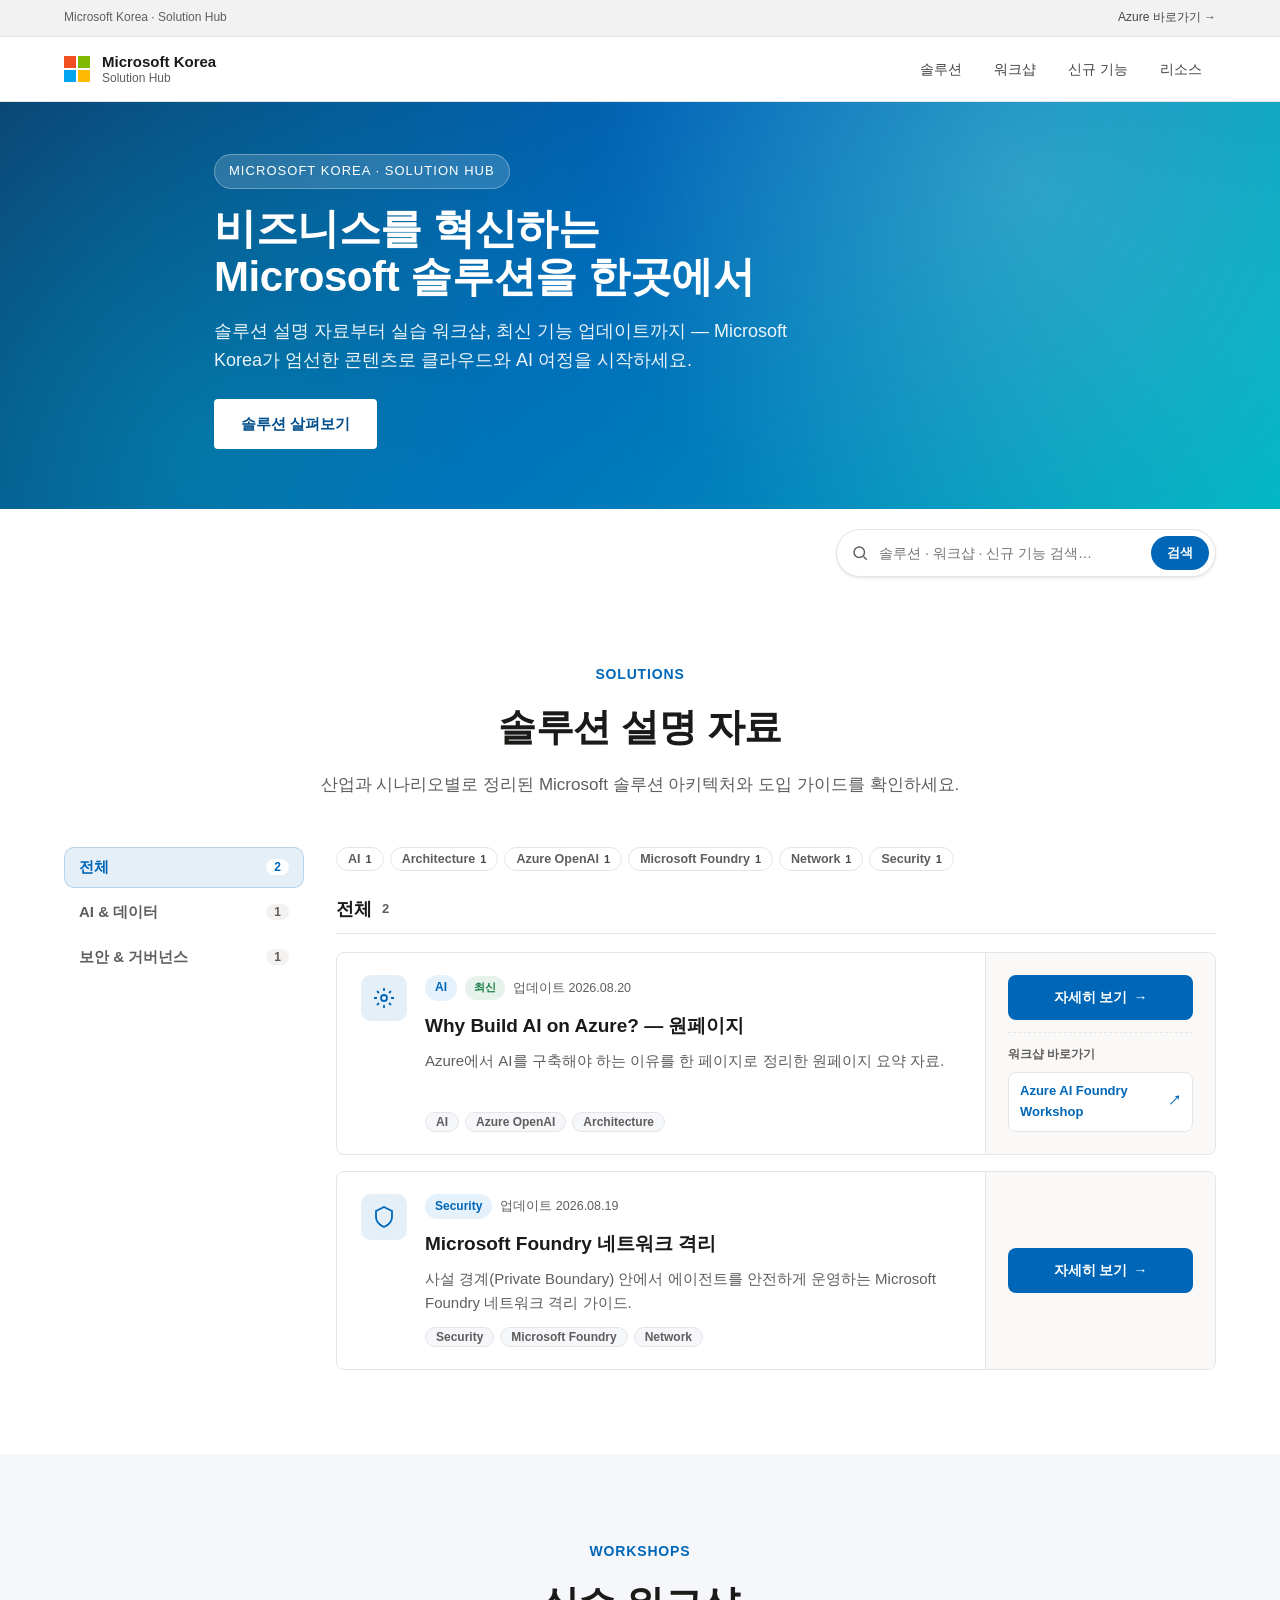
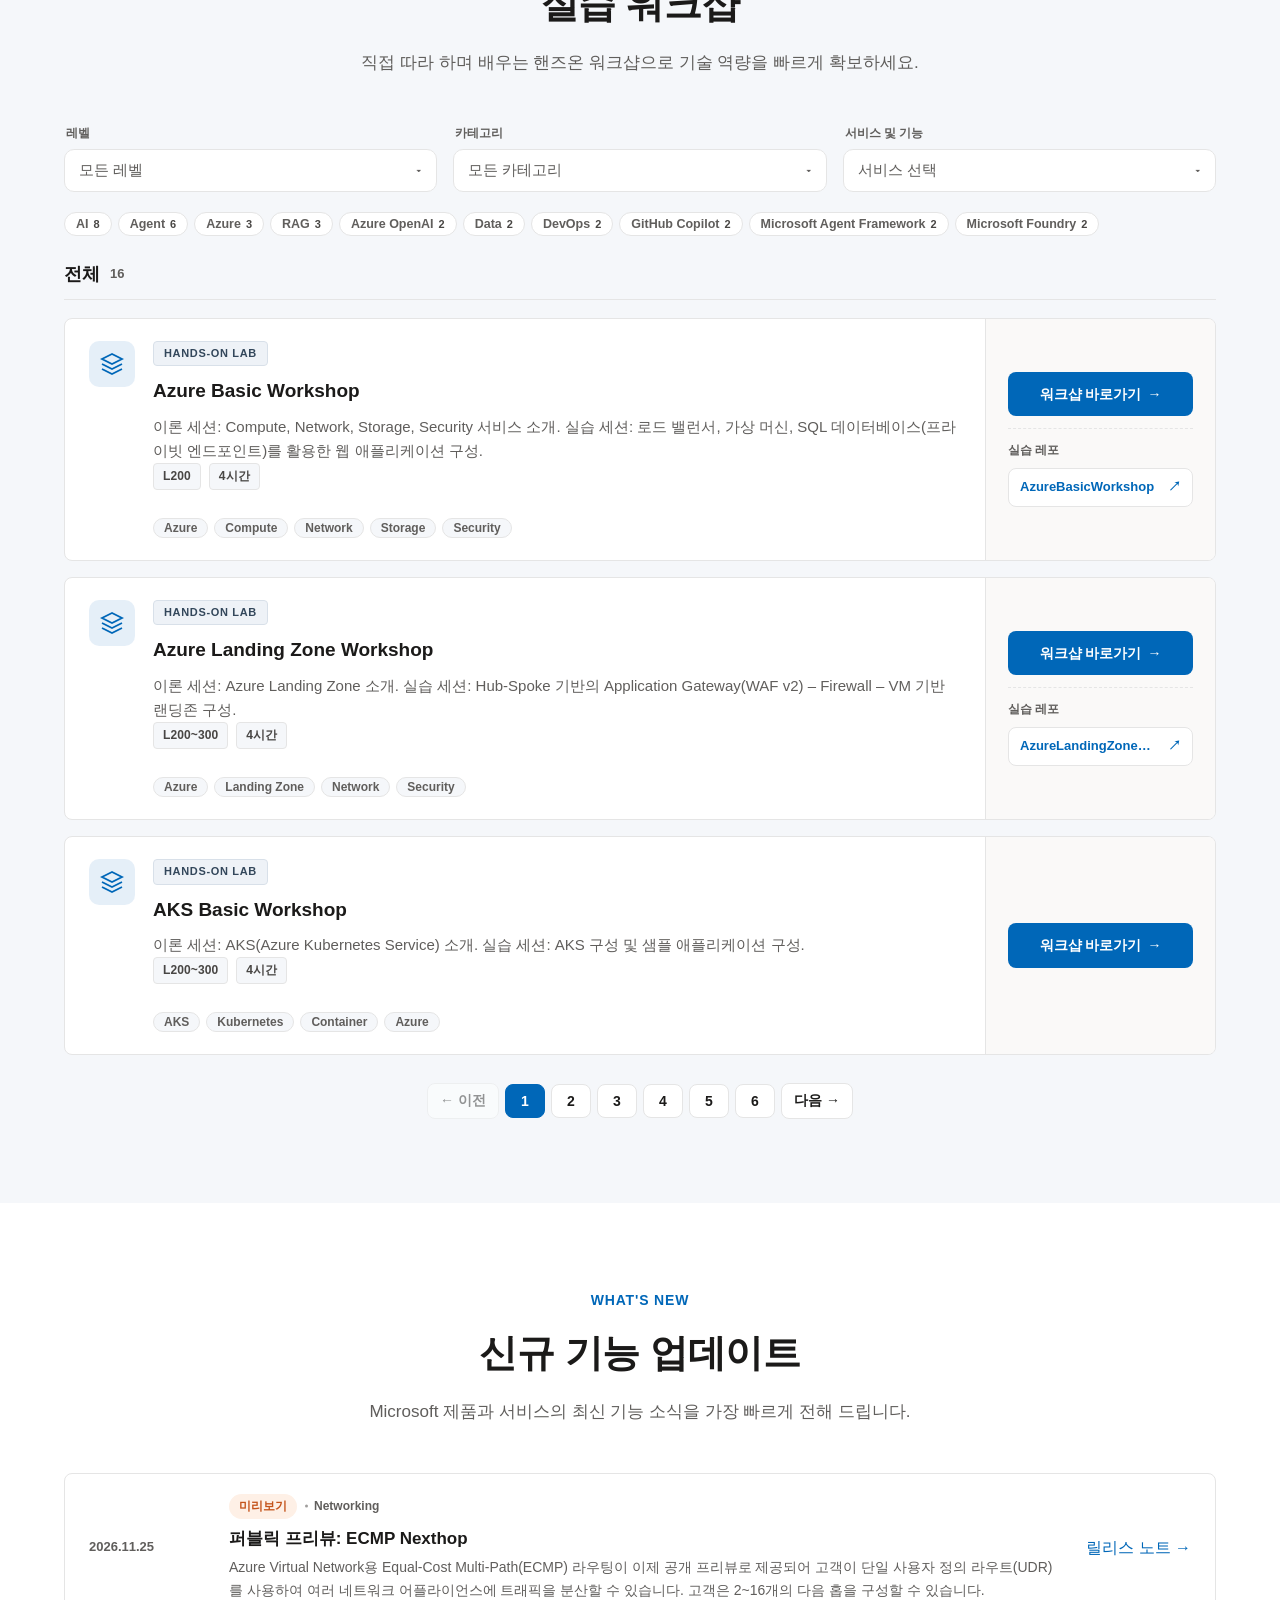
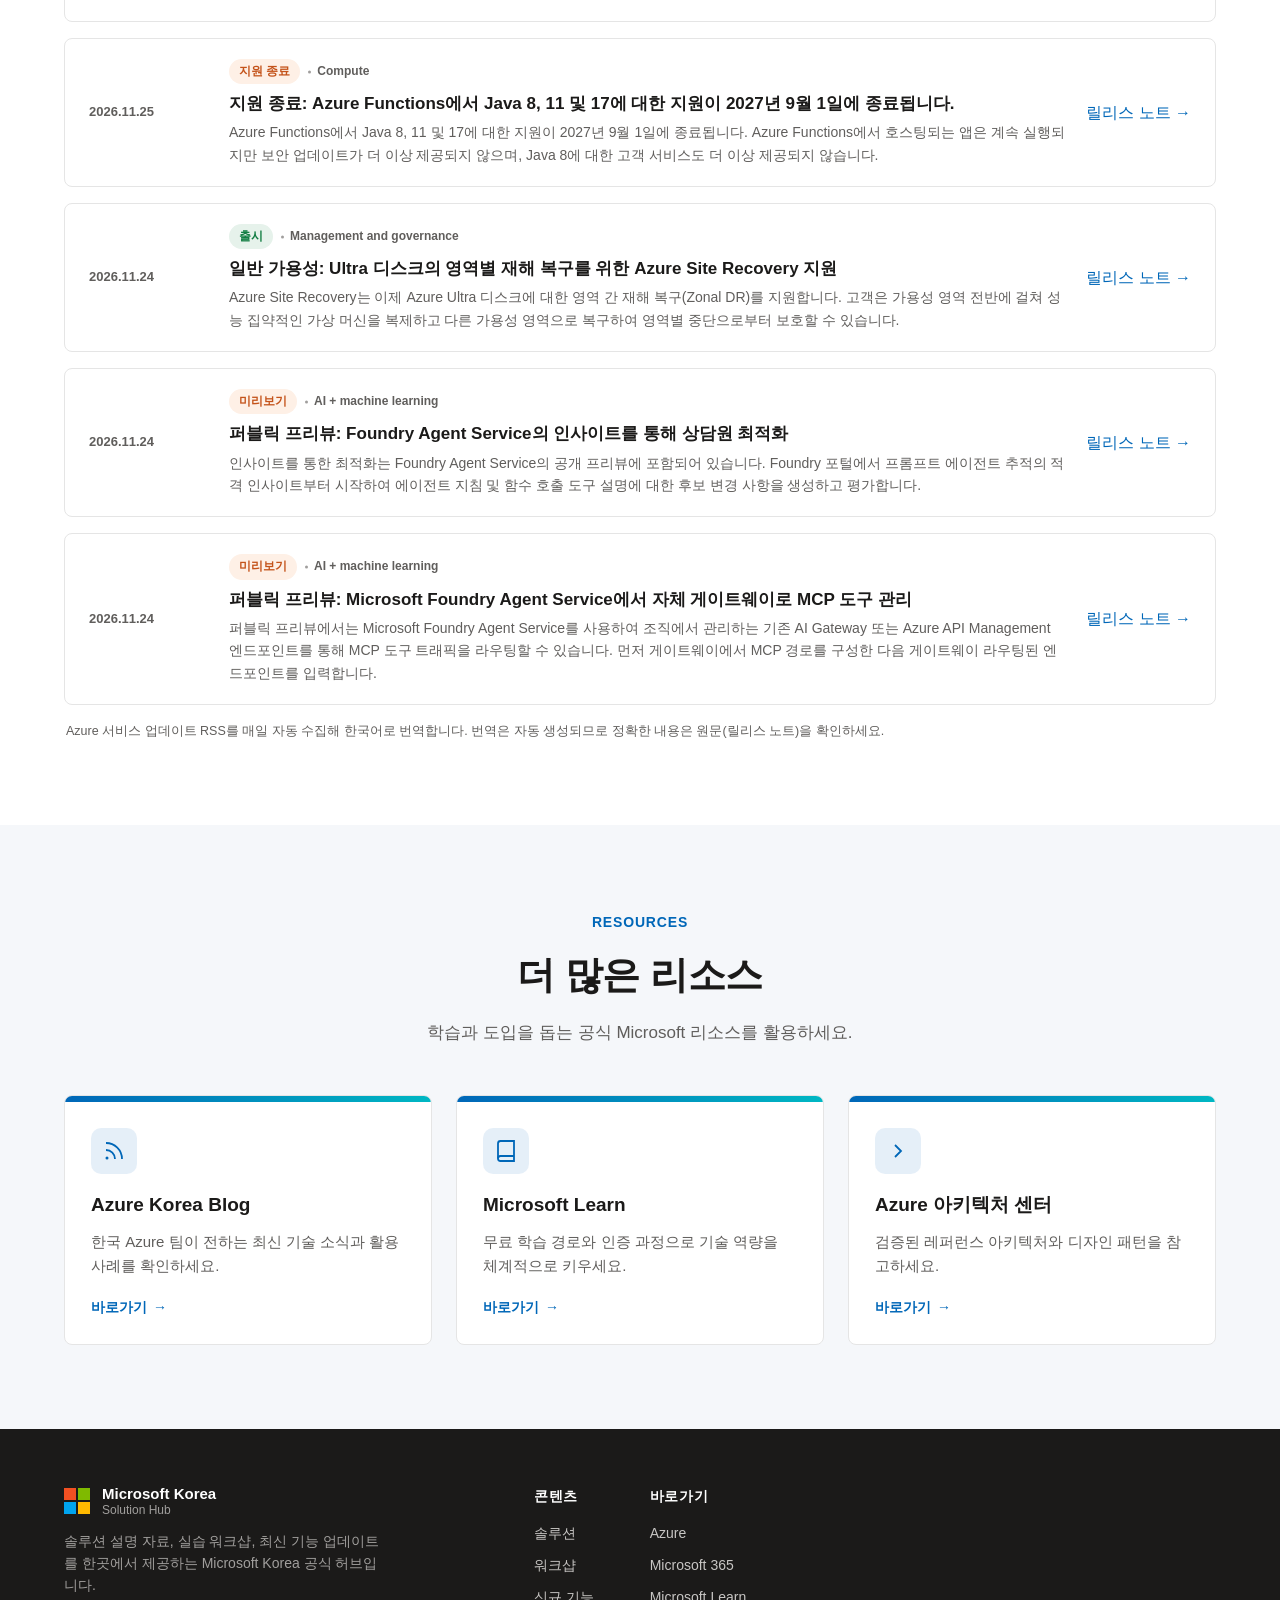
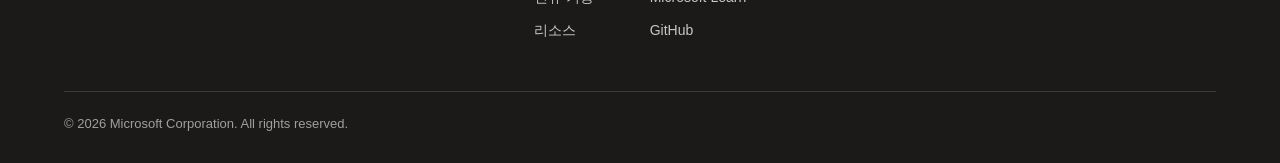
<file: docs/index.html>
<!DOCTYPE html>
<html lang="ko">
<head>
  <meta charset="UTF-8" />
  <meta name="viewport" content="width=device-width, initial-scale=1.0" />
  <title>Microsoft Korea Solution Hub</title>
  <meta name="description" content="Microsoft Korea Solution Hub — 솔루션 설명 자료, 실습 워크샵, 최신 기능 업데이트를 한곳에서 만나보세요." />
  <meta name="theme-color" content="#0067b8" />

  <!-- Open Graph -->
  <meta property="og:type" content="website" />
  <meta property="og:title" content="Microsoft Korea Solution Hub" />
  <meta property="og:description" content="솔루션 설명 자료, 실습 워크샵, 최신 기능 업데이트를 한곳에서." />
  <meta property="og:locale" content="ko_KR" />

  <link rel="icon" href="assets/img/favicon.svg" type="image/svg+xml" />
  <link rel="stylesheet" href="assets/css/styles.css?v=20260929d" />

  <!-- Microsoft Clarity -->
  <script type="text/javascript">
    (function(c,l,a,r,i,t,y){
        c[a]=c[a]||function(){(c[a].q=c[a].q||[]).push(arguments)};
        t=l.createElement(r);t.async=1;t.src="https://www.clarity.ms/tag/"+i;
        y=l.getElementsByTagName(r)[0];y.parentNode.insertBefore(t,y);
    })(window, document, "clarity", "script", "xi4b8iz65c");
  </script>

  <!-- Google tag (gtag.js) -->
  <script async src="https://www.googletagmanager.com/gtag/js?id=G-HT8WWZQ8V4"></script>
  <script>
    window.dataLayer = window.dataLayer || [];
    function gtag(){dataLayer.push(arguments);}
    gtag('js', new Date());

    gtag('config', 'G-HT8WWZQ8V4');
  </script>
</head>
<body>
  <a class="skip-link" href="#main">본문으로 건너뛰기</a>

  <!-- Top bar -->
  <div class="topbar">
    <div class="container">
      <span>Microsoft Korea · Solution Hub</span>
      <span><a href="https://azure.microsoft.com/ko-kr/" target="_blank" rel="noopener">Azure 바로가기 →</a></span>
    </div>
  </div>

  <!-- Header -->
  <header class="site-header">
    <div class="container">
      <a class="brand" href="#top" aria-label="Microsoft Korea Solution Hub 홈">
        <span class="logo" aria-hidden="true">
          <span></span><span></span><span></span><span></span>
        </span>
        <span class="brand-text">
          <span class="t1">Microsoft Korea</span>
          <span class="t2">Solution Hub</span>
        </span>
      </a>

      <button class="nav-toggle" aria-label="메뉴 열기" aria-expanded="false">
        <span></span><span></span><span></span>
      </button>

      <nav class="main-nav" id="mainNav" aria-label="주 메뉴">
        <a href="#solutions">솔루션</a>
        <a href="#workshops">워크샵</a>
        <a href="#features">신규 기능</a>
        <a href="#resources">리소스</a>
      </nav>
    </div>
  </header>

  <main id="main">
    <!-- Hero -->
    <section class="hero" id="top">
      <div class="container">
        <span class="eyebrow">Microsoft Korea · Solution Hub</span>
        <h1>비즈니스를 혁신하는<br />Microsoft 솔루션을 한곳에서</h1>
        <p>
          솔루션 설명 자료부터 실습 워크샵, 최신 기능 업데이트까지 —
          Microsoft Korea가 엄선한 콘텐츠로 클라우드와 AI 여정을 시작하세요.
        </p>
        <div class="hero-actions">
          <a class="btn btn-primary" href="#solutions">솔루션 살펴보기</a>
        </div>
      </div>
    </section>

    <!-- Stats -->
    <!--
      개수(통계) 섹션 — 콘텐츠가 충분히 쌓이면 다시 노출할 예정이라 임시로 숨김 처리했습니다.
      다시 표시하려면 이 주석 블록의 시작(바로 위 줄)과 끝(아래 stats 섹션 뒤) 표시만 제거하세요.

    <section class="stats">
      <div class="container">
        <div class="stat">
          <div class="num" id="statSolutions">10+</div>
          <div class="label">솔루션 자료</div>
        </div>
        <div class="stat">
          <div class="num" id="statWorkshops">20+</div>
          <div class="label">실습 워크샵</div>
        </div>
        <div class="stat">
          <div class="num">매주</div>
          <div class="label">신규 기능 업데이트</div>
        </div>
        <div class="stat">
          <div class="num">100%</div>
          <div class="label">한국어 지원</div>
        </div>
      </div>
    </section>
    -->

    <!-- 검색 바 (배너 하단 · 솔루션 설명 자료 위) -->
    <div class="search-bar-wrap">
      <div class="container">
        <form class="site-search" id="siteSearch" role="search">
          <span class="search-ico" aria-hidden="true">
            <svg viewBox="0 0 24 24" fill="none" stroke="currentColor" stroke-width="1.9"><circle cx="11" cy="11" r="7"/><path d="M21 21l-4.3-4.3"/></svg>
          </span>
          <input type="search" id="searchInput" placeholder="솔루션 · 워크샵 · 신규 기능 검색…" aria-label="사이트 검색" autocomplete="off" />
          <button type="submit" class="search-go">검색</button>
        </form>
      </div>
    </div>

    <!-- 검색 결과 화면 (검색 시에만 표시) -->
    <div class="block search-results" id="searchResults" hidden>
      <div class="container">
        <div class="search-results-head">
          <h2 id="searchResultsTitle">검색 결과</h2>
          <button type="button" class="search-close" id="searchClose">✕ 검색 닫기</button>
        </div>
        <div class="solutions-layout">
          <aside class="solutions-nav" id="searchNav" aria-label="검색 결과 분류"></aside>
          <div class="solutions-main" id="searchGrid" aria-live="polite"></div>
        </div>
      </div>
    </div>

    <!-- Solutions -->
    <section class="block" id="solutions">
      <div class="container">
        <div class="section-head reveal">
          <span class="kicker">Solutions</span>
          <h2>솔루션 설명 자료</h2>
          <p>산업과 시나리오별로 정리된 Microsoft 솔루션 아키텍처와 도입 가이드를 확인하세요.</p>
        </div>

        <!--
          아래 그리드는 solutions/solutions.md 매니페스트를 기반으로 JavaScript가
          자동으로 채웁니다. 왼쪽은 카테고리 목록, 오른쪽은 태그 칩 필터 + 카드입니다.
          각 카드는 solution.html?slug=<slug> 상세 페이지(또는 외부 URL)로 연결됩니다.
        -->
        <div class="solutions-layout">
          <aside class="solutions-nav" id="solutionNav" aria-label="솔루션 카테고리"></aside>
          <div class="solutions-main" id="solutionGrid" data-source="solutions/solutions.md" aria-live="polite">
            <div class="workshop-loading">솔루션 목록을 불러오는 중입니다…</div>
          </div>
        </div>
      </div>
    </section>

    <!-- Workshops -->
    <section class="block alt" id="workshops">
      <div class="container">
        <div class="section-head reveal">
          <span class="kicker">Workshops</span>
          <h2>실습 워크샵</h2>
          <p>직접 따라 하며 배우는 핸즈온 워크샵으로 기술 역량을 빠르게 확보하세요.</p>
        </div>

        <!--
          아래 컨테이너는 workshops.md 파일의 워크샵 목록을 기반으로
          JavaScript가 자동으로 채웁니다. 상단에 레벨·카테고리·서비스
          드롭다운 필터가 표시되고, 그 아래에 워크샵 카드가 나열됩니다.
        -->
        <div class="workshops-wrap">
          <div id="workshopContainer" data-source="workshops/workshops.md" aria-live="polite">
            <div class="workshop-loading">워크샵 목록을 불러오는 중입니다…</div>
          </div>
        </div>
      </div>
    </section>

    <!-- New Features -->
    <section class="block" id="features">
      <div class="container">
        <div class="section-head reveal">
          <span class="kicker">What's New</span>
          <h2>신규 기능 업데이트</h2>
          <p>Microsoft 제품과 서비스의 최신 기능 소식을 가장 빠르게 전해 드립니다.</p>
        </div>

        <!--
          아래 목록은 GitHub Actions가 매일 Azure 서비스 업데이트 RSS를 수집·번역해
          생성하는 updates.json 을 기반으로 자동 렌더링됩니다.
        -->
        <div class="feature-list" id="featureList" data-source="updates/updates.json" aria-live="polite">
          <div class="workshop-loading">신규 기능 소식을 불러오는 중입니다…</div>
        </div>
        <p class="feed-note">Azure 서비스 업데이트 RSS를 매일 자동 수집해 한국어로 번역합니다. 번역은 자동 생성되므로 정확한 내용은 원문(릴리스 노트)을 확인하세요.</p>
      </div>
    </section>

    <!-- Resources -->
    <section class="block alt" id="resources">
      <div class="container">
        <div class="section-head reveal">
          <span class="kicker">Resources</span>
          <h2>더 많은 리소스</h2>
          <p>학습과 도입을 돕는 공식 Microsoft 리소스를 활용하세요.</p>
        </div>

        <div class="grid grid-3">
          <article class="card reveal">
            <div class="card-top"></div>
            <div class="card-body">
              <div class="icon" aria-hidden="true">
                <svg viewBox="0 0 24 24" fill="none" stroke="currentColor" stroke-width="1.8"><path d="M4 11a9 9 0 0 1 9 9"/><path d="M4 4a16 16 0 0 1 16 16"/><circle cx="5" cy="19" r="1.5" fill="currentColor" stroke="none"/></svg>
              </div>
              <h3>Azure Korea Blog</h3>
              <p>한국 Azure 팀이 전하는 최신 기술 소식과 활용 사례를 확인하세요.</p>
              <a class="card-link" href="https://microsoft.github.io/azurekorea/" target="_blank" rel="noopener">바로가기 <span class="arrow">→</span></a>
            </div>
          </article>

          <article class="card reveal">
            <div class="card-top"></div>
            <div class="card-body">
              <div class="icon" aria-hidden="true">
                <svg viewBox="0 0 24 24" fill="none" stroke="currentColor" stroke-width="1.8"><path d="M4 19.5A2.5 2.5 0 0 1 6.5 17H20"/><path d="M6.5 2H20v20H6.5A2.5 2.5 0 0 1 4 19.5v-15A2.5 2.5 0 0 1 6.5 2z"/></svg>
              </div>
              <h3>Microsoft Learn</h3>
              <p>무료 학습 경로와 인증 과정으로 기술 역량을 체계적으로 키우세요.</p>
              <a class="card-link" href="https://learn.microsoft.com/ko-kr/" target="_blank" rel="noopener">바로가기 <span class="arrow">→</span></a>
            </div>
          </article>

          <article class="card reveal">
            <div class="card-top"></div>
            <div class="card-body">
              <div class="icon" aria-hidden="true">
                <svg viewBox="0 0 24 24" fill="none" stroke="currentColor" stroke-width="1.8"><path d="M9 18l6-6-6-6"/></svg>
              </div>
              <h3>Azure 아키텍처 센터</h3>
              <p>검증된 레퍼런스 아키텍처와 디자인 패턴을 참고하세요.</p>
              <a class="card-link" href="https://learn.microsoft.com/ko-kr/azure/architecture/" target="_blank" rel="noopener">바로가기 <span class="arrow">→</span></a>
            </div>
          </article>
        </div>
      </div>
    </section>

  </main>

  <!-- Footer -->
  <footer class="site-footer">
    <div class="container">
      <div class="footer-grid">
        <div class="footer-about">
          <a class="brand" href="#top" style="color:#fff;">
            <span class="logo" aria-hidden="true"><span></span><span></span><span></span><span></span></span>
            <span class="brand-text">
              <span class="t1" style="color:#fff;">Microsoft Korea</span>
              <span class="t2" style="color:#a19f9d;">Solution Hub</span>
            </span>
          </a>
          <p>솔루션 설명 자료, 실습 워크샵, 최신 기능 업데이트를 한곳에서 제공하는 Microsoft Korea 공식 허브입니다.</p>
        </div>
        <div>
          <h4>콘텐츠</h4>
          <ul>
            <li><a href="#solutions">솔루션</a></li>
            <li><a href="#workshops">워크샵</a></li>
            <li><a href="#features">신규 기능</a></li>
            <li><a href="#resources">리소스</a></li>
          </ul>
        </div>
        <div>
          <h4>바로가기</h4>
          <ul>
            <li><a href="https://azure.microsoft.com/ko-kr/" target="_blank" rel="noopener">Azure</a></li>
            <li><a href="https://www.microsoft.com/ko-kr/microsoft-365" target="_blank" rel="noopener">Microsoft 365</a></li>
            <li><a href="https://learn.microsoft.com/ko-kr/" target="_blank" rel="noopener">Microsoft Learn</a></li>
            <li><a href="https://github.com/" target="_blank" rel="noopener">GitHub</a></li>
          </ul>
        </div>
      </div>
      <div class="footer-bottom">
        <span>© <span id="year"></span> Microsoft Corporation. All rights reserved.</span>
      </div>
    </div>
  </footer>

  <script src="assets/js/search-synonyms.js?v=20260702"></script>
  <script src="assets/js/workshop-data.js?v=20260929d"></script>
  <script src="assets/js/main.js?v=20260929d"></script>
</body>
</html>
</file>
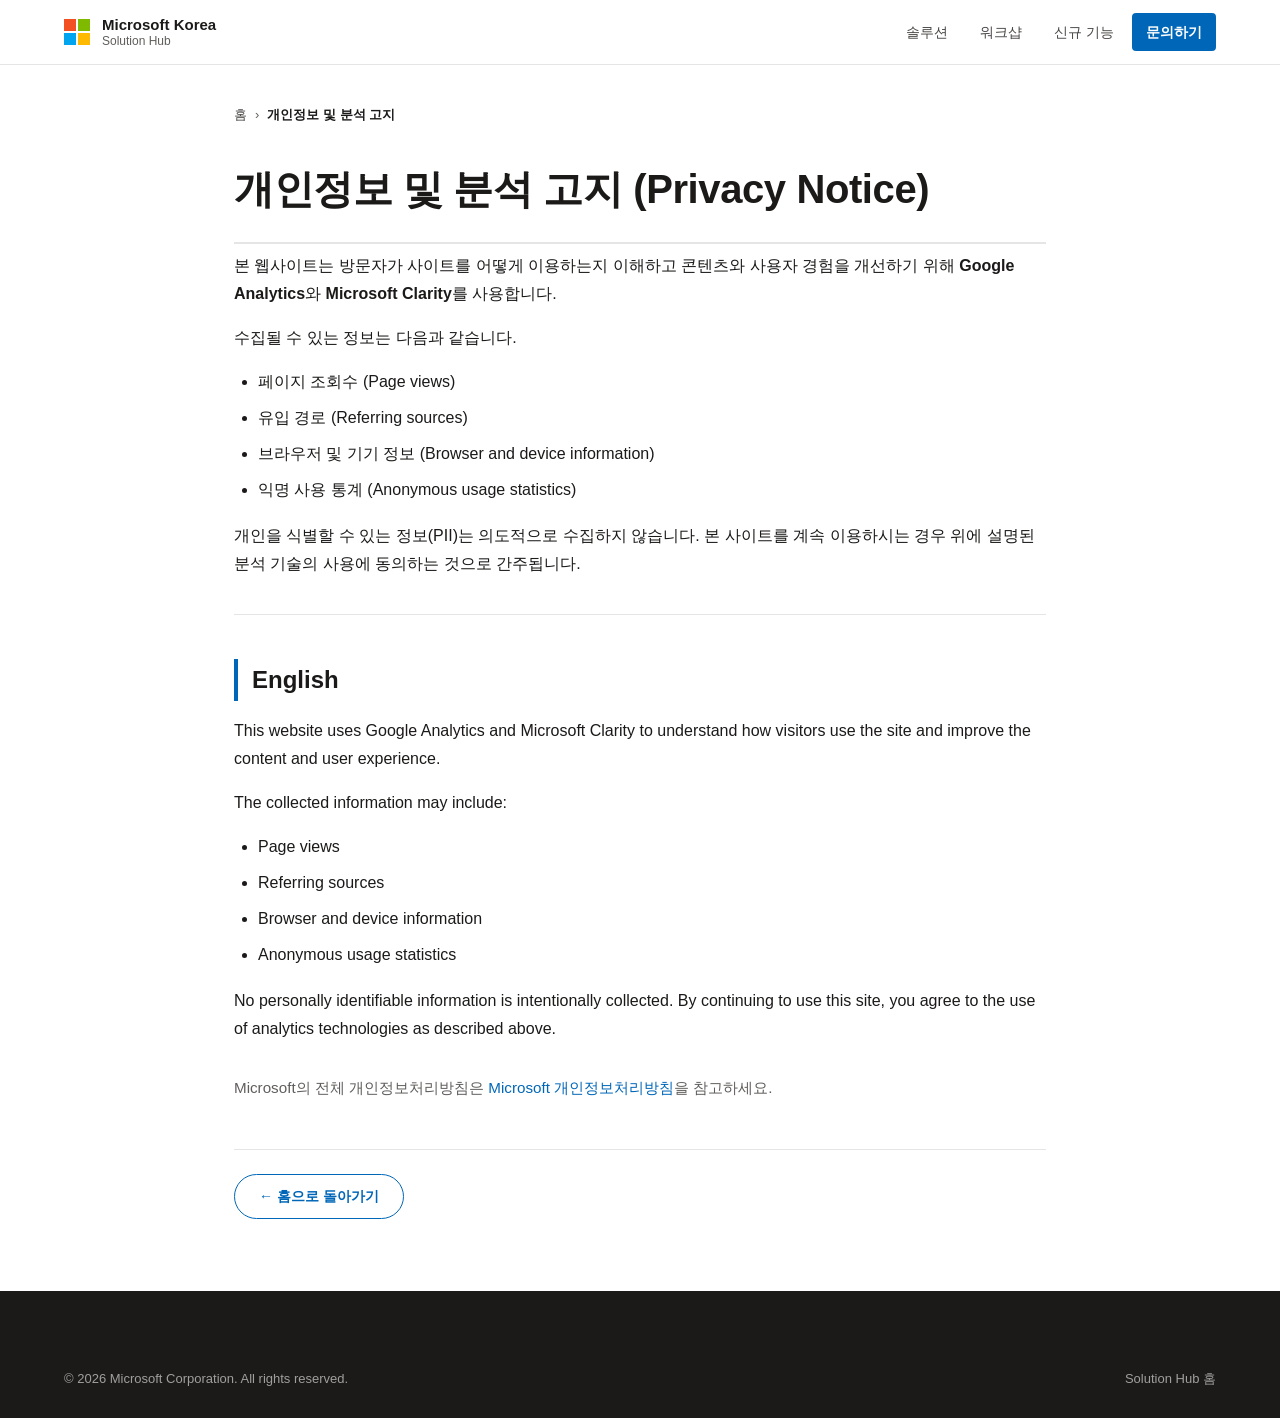
<file: docs/privacy/index.html>
<!DOCTYPE html>
<html lang="ko">
<head>
  <meta charset="UTF-8" />
  <meta name="viewport" content="width=device-width, initial-scale=1.0" />
  <title>개인정보 및 분석 고지 · Microsoft Korea Solution Hub</title>
  <meta name="description" content="Microsoft Korea Solution Hub는 Google Analytics와 Microsoft Clarity를 사용해 방문자 이용 패턴을 이해하고 콘텐츠와 사용자 경험을 개선합니다." />
  <meta name="theme-color" content="#0067b8" />
  <link rel="canonical" href="https://microsoft.github.io/azure-solution-hub/privacy/" />
  <link rel="icon" href="../assets/img/favicon.svg" type="image/svg+xml" />
  <link rel="stylesheet" href="../assets/css/styles.css?v=20260702" />

  <!-- Microsoft Clarity -->
  <script type="text/javascript">
    (function(c,l,a,r,i,t,y){
        c[a]=c[a]||function(){(c[a].q=c[a].q||[]).push(arguments)};
        t=l.createElement(r);t.async=1;t.src="https://www.clarity.ms/tag/"+i;
        y=l.getElementsByTagName(r)[0];y.parentNode.insertBefore(t,y);
    })(window, document, "clarity", "script", "xi4b8iz65c");
  </script>

  <!-- Google tag (gtag.js) -->
  <script async src="https://www.googletagmanager.com/gtag/js?id=G-HT8WWZQ8V4"></script>
  <script>
    window.dataLayer = window.dataLayer || [];
    function gtag(){dataLayer.push(arguments);}
    gtag('js', new Date());

    gtag('config', 'G-HT8WWZQ8V4');
  </script>
</head>
<body>
  <a class="skip-link" href="#main">본문으로 건너뛰기</a>

  <!-- Header -->
  <header class="site-header">
    <div class="container">
      <a class="brand" href="../index.html" aria-label="Microsoft Korea Solution Hub 홈">
        <span class="logo" aria-hidden="true">
          <span></span><span></span><span></span><span></span>
        </span>
        <span class="brand-text">
          <span class="t1">Microsoft Korea</span>
          <span class="t2">Solution Hub</span>
        </span>
      </a>
      <nav class="main-nav" aria-label="주 메뉴">
        <a href="../index.html#solutions">솔루션</a>
        <a href="../index.html#workshops">워크샵</a>
        <a href="../index.html#features">신규 기능</a>
        <a class="nav-cta" href="../index.html#contact">문의하기</a>
      </nav>
    </div>
  </header>

  <main id="main" class="doc-main">
    <div class="container doc-container">
      <nav class="breadcrumb" aria-label="위치">
        <a href="../index.html">홈</a>
        <span aria-hidden="true">›</span>
        <span class="current">개인정보 및 분석 고지</span>
      </nav>

      <article class="doc-content">
        <h1>개인정보 및 분석 고지 (Privacy Notice)</h1>

        <p>
          본 웹사이트는 방문자가 사이트를 어떻게 이용하는지 이해하고 콘텐츠와 사용자 경험을
          개선하기 위해 <strong>Google Analytics</strong>와 <strong>Microsoft Clarity</strong>를 사용합니다.
        </p>

        <p>수집될 수 있는 정보는 다음과 같습니다.</p>
        <ul>
          <li>페이지 조회수 (Page views)</li>
          <li>유입 경로 (Referring sources)</li>
          <li>브라우저 및 기기 정보 (Browser and device information)</li>
          <li>익명 사용 통계 (Anonymous usage statistics)</li>
        </ul>

        <p>
          개인을 식별할 수 있는 정보(PII)는 의도적으로 수집하지 않습니다.
          본 사이트를 계속 이용하시는 경우 위에 설명된 분석 기술의 사용에 동의하는 것으로 간주됩니다.
        </p>

        <hr />

        <h2>English</h2>
        <p>
          This website uses Google Analytics and Microsoft Clarity to understand how visitors
          use the site and improve the content and user experience.
        </p>
        <p>The collected information may include:</p>
        <ul>
          <li>Page views</li>
          <li>Referring sources</li>
          <li>Browser and device information</li>
          <li>Anonymous usage statistics</li>
        </ul>
        <p>
          No personally identifiable information is intentionally collected.
          By continuing to use this site, you agree to the use of analytics technologies as described above.
        </p>

        <p style="margin-top:2rem;font-size:.95rem;color:#605e5c;">
          Microsoft의 전체 개인정보처리방침은
          <a href="https://www.microsoft.com/ko-kr/privacy/privacystatement" target="_blank" rel="noopener">Microsoft 개인정보처리방침</a>을
          참고하세요.
        </p>
      </article>

      <div class="doc-back">
        <a class="btn-more" href="../index.html">← 홈으로 돌아가기</a>
      </div>
    </div>
  </main>

  <!-- Footer -->
  <footer class="site-footer">
    <div class="container">
      <div class="footer-bottom" style="border-top:none;">
        <span>© <span id="year"></span> Microsoft Corporation. All rights reserved.</span>
        <span><a href="../index.html">Solution Hub 홈</a></span>
      </div>
    </div>
  </footer>

  <script>
    var y = document.getElementById('year');
    if (y) y.textContent = new Date().getFullYear();
  </script>
</body>
</html>
</file>
<file: docs/assets/css/styles.css>
:root {
  --ms-blue: #0067b8;
  --ms-blue-dark: #004e8c;
  --ms-blue-light: #50a0e0;
  --ms-cyan: #00b7c3;
  --ink: #1b1a19;
  --ink-soft: #484644;
  --ink-muted: #605e5c;
  --line: #e5e5e5;
  --bg: #ffffff;
  --bg-soft: #f5f7fa;
  --bg-panel: #faf9f8;
  --radius: 8px;
  --shadow-sm: 0 1.6px 3.6px rgba(0, 0, 0, 0.08), 0 0.3px 0.9px rgba(0, 0, 0, 0.06);
  --shadow-md: 0 6.4px 14.4px rgba(0, 0, 0, 0.12), 0 1.2px 3.6px rgba(0, 0, 0, 0.08);
  --shadow-lg: 0 25.6px 57.6px rgba(0, 0, 0, 0.18), 0 4.8px 14.4px rgba(0, 0, 0, 0.12);
  --font: "Segoe UI", "Malgun Gothic", "맑은 고딕", -apple-system, BlinkMacSystemFont, Roboto, "Helvetica Neue", sans-serif;
  --maxw: 1200px;
}

* {
  box-sizing: border-box;
}

html {
  scroll-behavior: smooth;
}

body {
  margin: 0;
  font-family: var(--font);
  color: var(--ink);
  background: var(--bg);
  line-height: 1.6;
  -webkit-font-smoothing: antialiased;
  /* 콘텐츠가 짧아도 푸터(하단 배너)를 화면 맨 아래에 고정 */
  display: flex;
  flex-direction: column;
  min-height: 100vh;
}
#main {
  flex: 1 0 auto;
}

a {
  color: var(--ms-blue);
  text-decoration: none;
}

a:hover {
  text-decoration: underline;
}

img {
  max-width: 100%;
  display: block;
}

.container {
  width: 100%;
  max-width: var(--maxw);
  margin: 0 auto;
  padding: 0 24px;
}

/* ---------- Skip link ---------- */
.skip-link {
  position: absolute;
  left: -999px;
  top: 0;
  background: var(--ms-blue);
  color: #fff;
  padding: 10px 16px;
  z-index: 1000;
}
.skip-link:focus {
  left: 8px;
  top: 8px;
}

/* ---------- Top bar ---------- */
.topbar {
  background: #f2f2f2;
  border-bottom: 1px solid var(--line);
  font-size: 12px;
  color: var(--ink-muted);
}
.topbar .container {
  display: flex;
  align-items: center;
  justify-content: space-between;
  height: 36px;
}
.topbar a {
  color: var(--ink-soft);
}

/* ---------- Header / nav ---------- */
.site-header {
  position: sticky;
  top: 0;
  z-index: 100;
  background: rgba(255, 255, 255, 0.92);
  backdrop-filter: saturate(180%) blur(8px);
  border-bottom: 1px solid var(--line);
}
.site-header .container {
  display: flex;
  align-items: center;
  justify-content: space-between;
  height: 64px;
}
.brand {
  display: flex;
  align-items: center;
  gap: 12px;
  font-weight: 600;
  color: var(--ink);
}
.brand:hover {
  text-decoration: none;
}
.brand .logo {
  display: grid;
  grid-template-columns: 12px 12px;
  grid-template-rows: 12px 12px;
  gap: 2px;
}
.brand .logo span {
  width: 12px;
  height: 12px;
  display: block;
}
.brand .logo span:nth-child(1) { background: #f25022; }
.brand .logo span:nth-child(2) { background: #7fba00; }
.brand .logo span:nth-child(3) { background: #00a4ef; }
.brand .logo span:nth-child(4) { background: #ffb900; }
.brand .brand-text {
  display: flex;
  flex-direction: column;
  line-height: 1.2;
}
.brand .brand-text .t1 {
  font-size: 15px;
  font-weight: 600;
}
.brand .brand-text .t2 {
  font-size: 12px;
  font-weight: 400;
  color: var(--ink-muted);
}
.main-nav {
  display: flex;
  align-items: center;
  gap: 4px;
}
.main-nav a {
  color: var(--ink-soft);
  font-size: 14px;
  padding: 8px 14px;
  border-radius: 4px;
}
.main-nav a:hover {
  background: var(--bg-soft);
  text-decoration: none;
  color: var(--ink);
}
.nav-cta {
  background: var(--ms-blue);
  color: #fff !important;
  font-weight: 600;
}
.nav-cta:hover {
  background: var(--ms-blue-dark) !important;
}
.nav-toggle {
  display: none;
  background: none;
  border: none;
  cursor: pointer;
  padding: 8px;
}
.nav-toggle span {
  display: block;
  width: 22px;
  height: 2px;
  background: var(--ink);
  margin: 4px 0;
}

/* ---------- Hero ---------- */
.hero {
  position: relative;
  background: linear-gradient(120deg, #0b3d6e 0%, #0067b8 45%, #00b7c3 100%);
  color: #fff;
  overflow: hidden;
}
.hero::after {
  content: "";
  position: absolute;
  inset: 0;
  background-image:
    radial-gradient(circle at 80% 20%, rgba(255, 255, 255, 0.18), transparent 40%),
    radial-gradient(circle at 15% 85%, rgba(0, 183, 195, 0.35), transparent 45%);
  pointer-events: none;
}
.hero .container {
  position: relative;
  z-index: 1;
  padding: 52px 24px 60px;
  max-width: 900px;
}
.hero .eyebrow {
  display: inline-block;
  font-size: 13px;
  letter-spacing: 0.08em;
  text-transform: uppercase;
  background: rgba(255, 255, 255, 0.15);
  border: 1px solid rgba(255, 255, 255, 0.3);
  padding: 6px 14px;
  border-radius: 999px;
  margin-bottom: 16px;
}
.hero h1 {
  font-size: clamp(28px, 4vw, 42px);
  line-height: 1.15;
  margin: 0 0 16px;
  font-weight: 700;
  letter-spacing: -0.01em;
}
.hero p {
  font-size: clamp(15px, 1.6vw, 18px);
  max-width: 620px;
  margin: 0 0 24px;
  color: rgba(255, 255, 255, 0.92);
}
.hero-actions {
  display: flex;
  flex-wrap: wrap;
  gap: 14px;
}
.btn {
  display: inline-flex;
  align-items: center;
  gap: 8px;
  font-size: 15px;
  font-weight: 600;
  padding: 12px 26px;
  border-radius: 4px;
  border: 1px solid transparent;
  cursor: pointer;
  transition: transform 0.12s ease, background 0.15s ease, box-shadow 0.15s ease;
}
.btn:hover {
  text-decoration: none;
  transform: translateY(-1px);
}
.btn-primary {
  background: #fff;
  color: var(--ms-blue-dark);
}
.btn-primary:hover {
  box-shadow: var(--shadow-md);
}
.btn-ghost {
  background: transparent;
  color: #fff;
  border-color: rgba(255, 255, 255, 0.6);
}
.btn-ghost:hover {
  background: rgba(255, 255, 255, 0.12);
}

/* ---------- Stats strip ---------- */
.stats {
  background: var(--bg-panel);
  border-bottom: 1px solid var(--line);
}
.stats .container {
  display: grid;
  grid-template-columns: repeat(4, 1fr);
  gap: 24px;
  padding: 36px 24px;
}
.stat {
  text-align: center;
}
.stat .num {
  font-size: 34px;
  font-weight: 700;
  color: var(--ms-blue);
  line-height: 1.1;
}
.stat .label {
  font-size: 14px;
  color: var(--ink-muted);
  margin-top: 6px;
}

/* ---------- Section ---------- */
section.block {
  padding: 84px 0;
}
section.block.alt {
  background: var(--bg-soft);
}
.section-head {
  max-width: 720px;
  margin: 0 auto 48px;
  text-align: center;
}
.section-head .kicker {
  color: var(--ms-blue);
  font-weight: 600;
  font-size: 14px;
  letter-spacing: 0.06em;
  text-transform: uppercase;
}
.section-head h2 {
  font-size: clamp(26px, 3.5vw, 38px);
  margin: 10px 0 14px;
  font-weight: 700;
  letter-spacing: -0.01em;
}
.section-head p {
  color: var(--ink-muted);
  font-size: 17px;
  margin: 0;
}

/* ---------- Card grid ---------- */
.grid {
  display: grid;
  gap: 24px;
}
.grid-3 {
  grid-template-columns: repeat(3, 1fr);
}
.grid-2 {
  grid-template-columns: repeat(2, 1fr);
}

.card {
  background: var(--bg);
  border: 1px solid var(--line);
  border-radius: var(--radius);
  overflow: hidden;
  display: flex;
  flex-direction: column;
  transition: transform 0.15s ease, box-shadow 0.15s ease, border-color 0.15s ease;
}
.card:hover {
  transform: translateY(-4px);
  box-shadow: var(--shadow-md);
  border-color: transparent;
}
.card[hidden] {
  display: none;
}
.card .card-top {
  height: 6px;
  background: linear-gradient(90deg, var(--ms-blue), var(--ms-cyan));
}
.card .card-body {
  padding: 26px;
  display: flex;
  flex-direction: column;
  flex: 1;
}
.card .icon {
  width: 46px;
  height: 46px;
  border-radius: 10px;
  display: grid;
  place-items: center;
  background: rgba(0, 103, 184, 0.1);
  color: var(--ms-blue);
  margin-bottom: 16px;
}
.card .icon svg {
  width: 24px;
  height: 24px;
}
.card h3 {
  font-size: 19px;
  margin: 0 0 10px;
  font-weight: 600;
}
.card p {
  color: var(--ink-muted);
  font-size: 15px;
  margin: 0 0 18px;
  flex: 1;
}
.card .card-link {
  font-weight: 600;
  font-size: 14px;
  display: inline-flex;
  align-items: center;
  gap: 6px;
}
.card .card-link .arrow {
  transition: transform 0.15s ease;
}
.card:hover .card-link .arrow {
  transform: translateX(4px);
}
.tag {
  display: inline-block;
  font-size: 12px;
  font-weight: 600;
  padding: 3px 10px;
  border-radius: 999px;
  margin-bottom: 14px;
}
.tag.new { background: #e6f2eb; color: #107c41; }
.tag.workshop {
  background: #eef2f7;
  color: #33475b;
  border: 1px solid #d8e0e9;
  border-radius: 4px;
  text-transform: uppercase;
  letter-spacing: 0.06em;
  font-size: 11px;
  font-weight: 700;
}
.tag.solution { background: #e5f1fb; color: #0067b8; }
.tag.update { background: #fef0e6; color: #c4531a; }

/* ---------- Solutions 2-column layout ---------- */
.solutions-layout {
  display: grid;
  grid-template-columns: 240px 1fr;
  gap: 32px;
  align-items: start;
}
.solutions-nav {
  position: sticky;
  top: 88px;
  display: flex;
  flex-direction: column;
  gap: 4px;
}
.solutions-nav .cat-item {
  display: flex;
  align-items: center;
  justify-content: space-between;
  gap: 8px;
  width: 100%;
  padding: 10px 14px;
  border: 1px solid transparent;
  border-radius: 10px;
  background: transparent;
  color: var(--ink-muted);
  font-size: 15px;
  font-weight: 600;
  text-align: left;
  cursor: pointer;
  transition: background 0.15s ease, color 0.15s ease, border-color 0.15s ease;
}
.solutions-nav .cat-item:hover {
  background: rgba(0, 103, 184, 0.06);
  color: var(--ink);
}
.solutions-nav .cat-item.active {
  background: rgba(0, 103, 184, 0.1);
  color: var(--ms-blue);
  border-color: rgba(0, 103, 184, 0.2);
}
.solutions-nav .count {
  font-size: 12px;
  font-weight: 600;
  color: var(--ink-muted);
  background: #f3f2f1;
  border-radius: 999px;
  padding: 1px 8px;
  min-width: 22px;
  text-align: center;
}
.solutions-nav .cat-item.active .count {
  color: var(--ms-blue);
  background: #fff;
}
.solutions-main {
  min-width: 0;
}
.cat-group {
  margin-bottom: 40px;
}
.cat-group:last-child {
  margin-bottom: 0;
}
.cat-group[hidden] {
  display: none;
}
.cat-title {
  display: flex;
  align-items: center;
  gap: 10px;
  font-size: 18px;
  font-weight: 700;
  margin: 0 0 18px;
  padding-bottom: 10px;
  border-bottom: 1px solid var(--line);
}
.cat-title .cat-count {
  font-size: 13px;
  font-weight: 600;
  color: var(--ink-muted);
}

/* 카드 상단 태그 줄 + 최신 배지 */
.card-tags {
  display: flex;
  align-items: center;
  gap: 8px;
}
.badge-new {
  display: inline-block;
  font-size: 11px;
  font-weight: 700;
  padding: 3px 9px;
  border-radius: 999px;
  background: #e6f2eb;
  color: #107c41;
  margin-bottom: 14px;
}

/* 카드 하단: 업데이트 날짜 + 링크 */
.card-foot {
  display: flex;
  align-items: center;
  justify-content: space-between;
  gap: 12px;
  margin-top: auto;
}
.card-date {
  font-size: 12.5px;
  color: var(--ink-muted);
}

/* ---------- 가로형 솔루션 행 (한 행에 하나) ---------- */
.solution-rows {
  display: flex;
  flex-direction: column;
  gap: 16px;
}
.card.solution-row {
  flex-direction: row;
  align-items: stretch;
  overflow: hidden;
}
.card.solution-row .srow-main {
  display: flex;
  gap: 18px;
  padding: 22px 24px;
  flex: 1;
  min-width: 0;
}
.card.solution-row .icon {
  flex: 0 0 auto;
  margin-bottom: 0;
}
.srow-body {
  min-width: 0;
  display: flex;
  flex-direction: column;
}
.solution-row .card-tags {
  margin-bottom: 10px;
  flex-wrap: wrap;
}
.solution-row .card-tags .tag,
.solution-row .card-tags .badge-new {
  margin-bottom: 0;
}
.srow-body h3 {
  font-size: 19px;
  margin: 0 0 8px;
  font-weight: 600;
}
.srow-body p {
  color: var(--ink-muted);
  font-size: 15px;
  margin: 0;
}

/* 오른쪽 액션 영역: 세로 2단 (자세히 보기 / 워크샵 바로가기) */
.srow-actions {
  flex: 0 0 230px;
  min-width: 0; /* 긴 레포명이 있어도 230px 가로 폭 고정 */
  display: flex;
  flex-direction: column;
  gap: 12px;
  padding: 22px;
  border-left: 1px solid var(--line);
  background: var(--bg-panel);
  justify-content: center;
}
.srow-actions .btn-detail {
  display: inline-flex;
  align-items: center;
  justify-content: center;
  gap: 6px;
  padding: 11px 14px;
  border-radius: 8px;
  background: var(--ms-blue);
  color: #fff;
  font-weight: 600;
  font-size: 14px;
  transition: background 0.15s ease;
}
.srow-actions .btn-detail:hover {
  background: var(--ms-blue-dark);
}
.srow-actions .btn-detail .arrow {
  transition: transform 0.15s ease;
}
.srow-actions .btn-detail:hover .arrow {
  transform: translateX(3px);
}
.srow-workshops {
  display: flex;
  flex-direction: column;
  gap: 6px;
  padding-top: 12px;
  border-top: 1px dashed var(--line);
}
.srow-workshops .sw-label {
  font-size: 12px;
  font-weight: 700;
  color: var(--ink-muted);
  margin-bottom: 2px;
}
.srow-workshops .sw-link {
  display: inline-flex;
  align-items: center;
  justify-content: space-between;
  gap: 6px;
  min-width: 0;
  padding: 8px 11px;
  border: 1px solid var(--line);
  border-radius: 8px;
  font-size: 13px;
  font-weight: 600;
  color: var(--ms-blue);
  background: var(--bg);
  transition: border-color 0.15s ease, background 0.15s ease;
}
.srow-workshops .sw-link .sw-name {
  overflow: hidden;
  text-overflow: ellipsis;
  white-space: nowrap;
}
.srow-workshops .sw-link:hover {
  border-color: var(--ms-blue);
  background: #f3f9ff;
}

/* ---------- 페이지 네비게이션 ---------- */
.pagination {
  display: flex;
  align-items: center;
  justify-content: center;
  flex-wrap: wrap;
  gap: 6px;
  margin-top: 28px;
}
.pagination .page-btn {
  min-width: 40px;
  padding: 8px 12px;
  border: 1px solid var(--line);
  border-radius: 8px;
  background: var(--bg);
  color: var(--ink);
  font-size: 14px;
  font-weight: 600;
  cursor: pointer;
  transition: background 0.15s ease, color 0.15s ease, border-color 0.15s ease;
}
.pagination .page-btn:hover:not(:disabled):not(.active) {
  border-color: var(--ms-blue);
  color: var(--ms-blue);
}
.pagination .page-btn.active {
  background: var(--ms-blue);
  color: #fff;
  border-color: var(--ms-blue);
}
.pagination .page-btn:disabled {
  opacity: 0.45;
  cursor: default;
}

/* ---------- 사이트 검색 ---------- */
.search-bar-wrap {
  padding: 20px 0 0;
}
.search-bar-wrap .container {
  display: flex;
  justify-content: flex-end;
}
.site-search {
  display: flex;
  align-items: center;
  gap: 8px;
  width: min(380px, 100%);
  padding: 6px 6px 6px 14px;
  background: var(--bg);
  border: 1px solid var(--line);
  border-radius: 999px;
  box-shadow: var(--shadow-sm);
  transition: border-color 0.15s ease, box-shadow 0.15s ease;
}
.site-search:focus-within {
  border-color: var(--ms-blue);
  box-shadow: 0 0 0 3px rgba(0, 103, 184, 0.12);
}
.site-search .search-ico {
  display: flex;
  color: var(--ink-muted);
}
.site-search .search-ico svg {
  width: 18px;
  height: 18px;
}
.site-search input {
  flex: 1;
  min-width: 0;
  border: none;
  outline: none;
  background: transparent;
  font-size: 14px;
  color: var(--ink);
}
.site-search .search-go {
  border: none;
  background: var(--ms-blue);
  color: #fff;
  font-weight: 600;
  font-size: 13px;
  padding: 8px 16px;
  border-radius: 999px;
  cursor: pointer;
  transition: background 0.15s ease;
}
.site-search .search-go:hover {
  background: var(--ms-blue-dark);
}

/* 검색 결과 화면 */
.search-results {
  /* .block 패딩은 section 전용이므로 div에도 동일 여백을 적용 */
  padding: 40px 0 72px;
}
.search-results .pagination {
  margin-bottom: 4px;
}
.search-results-head {
  display: flex;
  align-items: center;
  justify-content: space-between;
  gap: 16px;
  margin-bottom: 28px;
}
.search-results-head h2 {
  font-size: clamp(22px, 3vw, 30px);
  margin: 0;
  font-weight: 700;
}
.search-close {
  border: 1px solid var(--line);
  background: var(--bg);
  color: var(--ink-muted);
  font-weight: 600;
  font-size: 14px;
  padding: 8px 14px;
  border-radius: 8px;
  cursor: pointer;
  white-space: nowrap;
  transition: border-color 0.15s ease, color 0.15s ease;
}
.search-close:hover {
  border-color: var(--ms-blue);
  color: var(--ms-blue);
}

/* ---------- Feature list (new features) ---------- */
.feature-list {
  display: flex;
  flex-direction: column;
  gap: 16px;
}
.feature-item {
  display: grid;
  grid-template-columns: 120px 1fr auto;
  gap: 20px;
  align-items: center;
  background: var(--bg);
  border: 1px solid var(--line);
  border-radius: var(--radius);
  padding: 20px 24px;
  transition: box-shadow 0.15s ease, border-color 0.15s ease;
}
.feature-item:hover {
  box-shadow: var(--shadow-sm);
  border-color: var(--ms-blue-light);
}
.feature-item .date {
  font-size: 13px;
  color: var(--ink-muted);
  font-weight: 600;
}
.feature-item .fi-main h3 {
  margin: 4px 0 4px;
  font-size: 17px;
  font-weight: 600;
}
.feature-item .fi-main p {
  margin: 0;
  color: var(--ink-muted);
  font-size: 14px;
}
.feature-item .fi-cta {
  white-space: nowrap;
}
.feature-item .fi-meta {
  display: flex;
  align-items: center;
  flex-wrap: wrap;
  gap: 8px;
  margin-bottom: 6px;
}
.feature-item .fi-meta .tag {
  margin-bottom: 0;
}
.feature-item .fi-area {
  position: relative;
  padding-left: 9px;
  font-size: 12px;
  font-weight: 600;
  color: var(--ink-muted);
}
.feature-item .fi-area::before {
  content: "";
  position: absolute;
  left: 0;
  top: 50%;
  width: 3px;
  height: 3px;
  border-radius: 50%;
  background: var(--ink-muted);
  transform: translateY(-50%);
  opacity: 0.6;
}
.feed-note {
  margin: 16px 2px 0;
  font-size: 12.5px;
  color: var(--ink-muted);
}

/* ---------- Workshop cards ---------- */
.workshop-meta {
  display: flex;
  gap: 8px;
  font-size: 12px;
  color: var(--ink-soft);
  margin: 0 0 16px;
  flex-wrap: wrap;
}
.workshop-meta span {
  display: inline-flex;
  align-items: center;
  padding: 3px 9px;
  border: 1px solid var(--line);
  border-radius: 4px;
  background: var(--bg-soft);
  font-weight: 600;
  letter-spacing: 0.01em;
}

/* ---------- Workshop facet filters (dropdown row) ---------- */
.workshops-wrap {
  min-width: 0;
}
.ws-filters {
  display: grid;
  grid-template-columns: repeat(3, 1fr);
  gap: 16px;
  margin-bottom: 20px;
}
.ws-fs {
  position: relative;
}
.ws-fs-label {
  display: block;
  font-size: 12px;
  font-weight: 700;
  color: var(--ink-muted);
  margin: 0 0 6px 2px;
}
.ws-fs-toggle {
  display: flex;
  align-items: center;
  justify-content: space-between;
  gap: 10px;
  width: 100%;
  padding: 11px 14px;
  border: 1px solid var(--line);
  border-radius: 10px;
  background: #fff;
  color: var(--ink-muted);
  font-size: 14.5px;
  font-weight: 500;
  cursor: pointer;
  transition: border-color 0.15s ease, box-shadow 0.15s ease;
}
.ws-fs-toggle:hover,
.ws-fs.open .ws-fs-toggle {
  border-color: rgba(0, 103, 184, 0.5);
}
.ws-fs.open .ws-fs-toggle {
  box-shadow: 0 0 0 3px rgba(0, 103, 184, 0.12);
}
.ws-fs-toggle.has-sel {
  color: var(--ink);
  font-weight: 600;
  border-color: rgba(0, 103, 184, 0.4);
}
.ws-fs-summary {
  overflow: hidden;
  text-overflow: ellipsis;
  white-space: nowrap;
}
.ws-fs-caret {
  flex: 0 0 auto;
  font-size: 11px;
  color: var(--ink-muted);
  transition: transform 0.15s ease;
}
.ws-fs.open .ws-fs-caret {
  transform: rotate(180deg);
}
.ws-fs-panel {
  position: absolute;
  top: calc(100% + 6px);
  left: 0;
  z-index: 20;
  min-width: 100%;
  max-height: 380px;
  overflow-y: auto;
  padding: 8px;
  background: #fff;
  border: 1px solid var(--line);
  border-radius: 12px;
  box-shadow: var(--shadow-md);
}
.ws-fs-panel[hidden] {
  display: none;
}
/* 서비스 facet: 그룹을 2열 그리드로 넓게 표시 */
.ws-fs-grid {
  display: grid;
  grid-template-columns: 1fr 1fr;
  gap: 12px 18px;
  width: min(520px, 78vw);
  padding: 6px;
}
.ws-fs-group-title {
  font-size: 11.5px;
  font-weight: 700;
  text-transform: uppercase;
  letter-spacing: 0.04em;
  color: var(--ink-muted);
  margin: 4px 6px 6px;
}
.ws-fs-opts {
  display: flex;
  flex-direction: column;
  gap: 2px;
}
.ws-fs-opt {
  display: flex;
  align-items: center;
  gap: 9px;
  width: 100%;
  padding: 8px 10px;
  border: none;
  border-radius: 8px;
  background: transparent;
  color: var(--ink);
  font-size: 13.5px;
  font-weight: 500;
  text-align: left;
  cursor: pointer;
  transition: background 0.12s ease;
}
.ws-fs-opt:hover:not(:disabled) {
  background: rgba(0, 103, 184, 0.06);
}
.ws-fs-opt:disabled {
  opacity: 0.4;
  cursor: not-allowed;
}
.ws-fs-opt .chk {
  flex: 0 0 auto;
  width: 16px;
  height: 16px;
  border: 1.5px solid var(--line);
  border-radius: 4px;
  position: relative;
}
.ws-fs-opt.active .chk {
  background: var(--ms-blue);
  border-color: var(--ms-blue);
}
.ws-fs-opt.active .chk::after {
  content: "";
  position: absolute;
  left: 4.5px;
  top: 1px;
  width: 4px;
  height: 8px;
  border: solid #fff;
  border-width: 0 2px 2px 0;
  transform: rotate(45deg);
}
.ws-fs-opt .lbl {
  flex: 1;
  min-width: 0;
}
.ws-fs-opt.active .lbl {
  color: var(--ms-blue);
  font-weight: 600;
}
.ws-fs-opt .c {
  font-size: 11.5px;
  font-weight: 600;
  color: var(--ink-soft);
}
.ws-fs-empty {
  padding: 10px 12px;
  font-size: 13px;
  color: var(--ink-muted);
}

/* 선택된 필터 칩 */
.ws-selected {
  display: flex;
  align-items: center;
  flex-wrap: wrap;
  gap: 8px;
  margin-bottom: 24px;
}
.ws-sel-chip {
  display: inline-flex;
  align-items: center;
  gap: 6px;
  padding: 4px 8px 4px 11px;
  border: 1px solid rgba(0, 103, 184, 0.25);
  border-radius: 999px;
  background: rgba(0, 103, 184, 0.08);
  color: var(--ms-blue);
  font-size: 12.5px;
  font-weight: 600;
  cursor: pointer;
  transition: background 0.15s ease;
}
.ws-sel-chip:hover {
  background: rgba(0, 103, 184, 0.16);
}
.ws-sel-chip .x {
  font-size: 11px;
  opacity: 0.75;
}
.ws-tag-clear {
  display: inline-flex;
  align-items: center;
  padding: 5px 10px;
  border: none;
  background: transparent;
  color: var(--ink-muted);
  font-size: 13px;
  font-weight: 600;
  cursor: pointer;
}
.ws-tag-clear:hover {
  color: var(--ms-blue);
  text-decoration: underline;
}

/* 대표 태그 / 결과 태그 퀵 칩 */
.ws-quick {
  display: flex;
  align-items: baseline;
  flex-wrap: wrap;
  gap: 8px 12px;
  margin-bottom: 24px;
}
.ws-quick-label {
  flex: 0 0 auto;
  font-size: 12.5px;
  font-weight: 700;
  color: var(--ink-muted);
}
.ws-quick-chips {
  display: flex;
  flex-wrap: wrap;
  gap: 6px;
}
.ws-quick-chip {
  display: inline-flex;
  align-items: center;
  gap: 5px;
  padding: 4px 11px;
  border: 1px solid var(--line);
  border-radius: 999px;
  background: #fff;
  color: var(--ink-muted);
  font-size: 12.5px;
  font-weight: 600;
  cursor: pointer;
  transition: background 0.15s ease, color 0.15s ease, border-color 0.15s ease;
}
.ws-quick-chip:hover {
  background: rgba(0, 103, 184, 0.06);
  color: var(--ink);
  border-color: rgba(0, 103, 184, 0.3);
}
.ws-quick-chip.active {
  background: var(--ms-blue);
  color: #fff;
  border-color: var(--ms-blue);
}
.ws-quick-chip .qc {
  font-size: 11px;
  font-weight: 700;
  color: var(--ink-soft);
}
.ws-quick-chip.active .qc {
  color: rgba(255, 255, 255, 0.85);
}

/* ---------- Workshop card tags ---------- */
.ws-card-tags {
  display: flex;
  flex-wrap: wrap;
  gap: 6px;
  margin-top: 12px;
}
.ws-card-tag {
  display: inline-flex;
  align-items: center;
  padding: 2px 10px;
  border: 1px solid var(--line);
  border-radius: 999px;
  background: var(--bg-soft);
  color: var(--ink-muted);
  font-size: 12px;
  font-weight: 600;
  cursor: pointer;
  transition: background 0.15s ease, color 0.15s ease, border-color 0.15s ease;
}
.ws-card-tag:hover {
  background: rgba(0, 103, 184, 0.08);
  color: var(--ms-blue);
  border-color: rgba(0, 103, 184, 0.3);
}
.ws-card-tag.active {
  background: rgba(0, 103, 184, 0.12);
  color: var(--ms-blue);
  border-color: rgba(0, 103, 184, 0.35);
}

/* ---------- Workshop dynamic states ---------- */
.workshop-loading {
  grid-column: 1 / -1;
  text-align: center;
  color: var(--ink-muted);
  font-size: 15px;
  padding: 40px 20px;
  border: 1px dashed var(--line);
  border-radius: var(--radius);
  background: var(--bg);
}
.workshop-loading code {
  background: var(--bg-soft);
  padding: 2px 6px;
  border-radius: 4px;
  font-size: 13px;
}
.workshop-topics {
  display: flex;
  flex-wrap: wrap;
  gap: 6px;
  margin: 0 0 14px;
}
.topic-chip {
  font-size: 12px;
  color: var(--ms-blue);
  background: rgba(0, 103, 184, 0.08);
  border-radius: 999px;
  padding: 2px 10px;
}

/* ---------- Workshop categories ---------- */
.workshop-category {
  margin-bottom: 56px;
}
.workshop-category:last-child {
  margin-bottom: 0;
}
.workshop-cat-title {
  display: flex;
  align-items: center;
  gap: 12px;
  font-size: 22px;
  font-weight: 700;
  margin: 0 0 24px;
  padding-bottom: 12px;
  border-bottom: 1px solid var(--line);
}
.workshop-cat-title::before {
  content: "";
  width: 6px;
  height: 22px;
  border-radius: 3px;
  background: linear-gradient(180deg, var(--ms-blue), var(--ms-cyan));
}
.workshop-grid {
  display: grid;
  grid-template-columns: repeat(auto-fill, minmax(320px, 1fr));
  gap: 24px;
}
.card .card-body h4 {
  font-size: 18px;
  margin: 0 0 10px;
  font-weight: 600;
  line-height: 1.35;
}
.workshop-links {
  display: flex;
  flex-direction: column;
  gap: 10px;
  margin-top: 6px;
  padding-top: 14px;
  border-top: 1px solid var(--line);
}
.workshop-links a {
  font-weight: 600;
  font-size: 14px;
  display: inline-flex;
  align-items: center;
  gap: 6px;
}
.workshop-links a .arrow {
  transition: transform 0.15s ease;
}
.workshop-links a:hover {
  text-decoration: none;
}
.workshop-links a:hover .arrow {
  transform: translateX(4px);
}

/* ---------- Workshop "더보기" button ---------- */
.workshop-more-wrap {
  display: flex;
  justify-content: center;
  margin-top: 28px;
}
.btn-more {
  display: inline-flex;
  align-items: center;
  gap: 8px;
  background: var(--bg);
  color: var(--ms-blue);
  border: 1px solid var(--ms-blue);
  border-radius: 999px;
  font-family: inherit;
  font-size: 14px;
  font-weight: 600;
  padding: 10px 24px;
  cursor: pointer;
  transition: background 0.15s ease, color 0.15s ease, box-shadow 0.15s ease;
}
.btn-more:hover {
  background: var(--ms-blue);
  color: #fff;
  box-shadow: var(--shadow-sm);
}
.btn-more .more-count {
  font-size: 12px;
  opacity: 0.9;
}

/* ---------- CTA band ---------- */
.cta-band {
  background: linear-gradient(120deg, #004e8c, #0067b8);
  color: #fff;
  text-align: center;
  padding: 72px 24px;
}
.cta-band h2 {
  font-size: clamp(24px, 3vw, 34px);
  margin: 0 0 14px;
  font-weight: 700;
}
.cta-band p {
  color: rgba(255, 255, 255, 0.9);
  font-size: 17px;
  max-width: 560px;
  margin: 0 auto 28px;
}

/* ---------- Footer ---------- */
.site-footer {
  background: #1b1a19;
  color: #c8c6c4;
  font-size: 14px;
}
.site-footer .container {
  padding: 56px 24px 28px;
}
.footer-grid {
  display: grid;
  grid-template-columns: 1fr auto auto 1fr;
  gap: 32px 56px;
  margin-bottom: 40px;
  align-items: start;
}
.footer-grid h4 {
  color: #fff;
  font-size: 14px;
  margin: 0 0 14px;
  text-transform: uppercase;
  letter-spacing: 0.05em;
}
.footer-grid ul {
  list-style: none;
  margin: 0;
  padding: 0;
}
.footer-grid li {
  margin-bottom: 10px;
}
.footer-grid a {
  color: #c8c6c4;
}
.footer-grid a:hover {
  color: #fff;
}
.footer-about p {
  margin: 12px 0 0;
  max-width: 320px;
  color: #a19f9d;
}
.footer-bottom {
  border-top: 1px solid #3b3a39;
  padding-top: 22px;
  display: flex;
  justify-content: space-between;
  flex-wrap: wrap;
  gap: 12px;
  color: #a19f9d;
  font-size: 13px;
}
.footer-bottom a {
  color: #a19f9d;
  margin-left: 18px;
}

/* ---------- Reveal animation ---------- */
.reveal {
  opacity: 0;
  transform: translateY(24px);
  transition: opacity 0.6s ease, transform 0.6s ease;
}
.reveal.visible {
  opacity: 1;
  transform: none;
}

/* ---------- Responsive ---------- */
@media (max-width: 900px) {
  .grid-3 { grid-template-columns: 1fr 1fr; }
  .footer-grid { grid-template-columns: 1fr 1fr; }
  .footer-about { grid-column: 1 / -1; }
  .stats .container { grid-template-columns: 1fr 1fr; }
  .solutions-layout { grid-template-columns: 1fr; }
  .solutions-nav {
    position: static;
    flex-direction: row;
    flex-wrap: wrap;
    gap: 8px;
    margin-bottom: 24px;
  }
  .solutions-nav .cat-item { width: auto; }
  .ws-filters { grid-template-columns: 1fr; }
  .ws-fs-grid { grid-template-columns: 1fr; width: min(320px, 82vw); }
}
@media (max-width: 720px) {
  .main-nav {
    position: absolute;
    top: 64px;
    left: 0;
    right: 0;
    background: #fff;
    border-bottom: 1px solid var(--line);
    flex-direction: column;
    align-items: stretch;
    padding: 8px 16px 16px;
    gap: 2px;
    display: none;
    box-shadow: var(--shadow-md);
  }
  .main-nav.open { display: flex; }
  .main-nav a { padding: 12px 14px; }
  .nav-toggle { display: block; }
  .grid-3, .grid-2 { grid-template-columns: 1fr; }
  .feature-item { grid-template-columns: 1fr; gap: 8px; }
  .feature-item .fi-cta { margin-top: 8px; }
  .topbar { display: none; }
  .card.solution-row { flex-direction: column; }
  .card.solution-row .srow-actions {
    flex: 1 1 auto;
    border-left: none;
    border-top: 1px solid var(--line);
  }
}

/* ============================================================
   Solution document viewer (solution.html)
   ============================================================ */
.doc-main {
  padding: 40px 0 72px;
  background: var(--bg);
}
.doc-container {
  max-width: 860px;
}
.breadcrumb {
  display: flex;
  align-items: center;
  flex-wrap: wrap;
  gap: 8px;
  font-size: 13px;
  color: var(--ink-muted);
  margin-bottom: 28px;
}
.breadcrumb a {
  color: var(--ink-soft);
}
.breadcrumb .current {
  color: var(--ink);
  font-weight: 600;
}

.doc-content {
  color: var(--ink);
  font-size: 16px;
  line-height: 1.75;
}
.doc-content h1 {
  font-size: clamp(28px, 4vw, 40px);
  font-weight: 700;
  letter-spacing: -0.01em;
  margin: 0 0 8px;
  padding-bottom: 18px;
  border-bottom: 2px solid var(--line);
}
.doc-content h2 {
  font-size: 24px;
  font-weight: 700;
  margin: 44px 0 16px;
  padding-left: 14px;
  border-left: 4px solid var(--ms-blue);
}
.doc-content h3 {
  font-size: 19px;
  font-weight: 600;
  margin: 28px 0 12px;
}
.doc-content p {
  margin: 0 0 16px;
}
.doc-content ul,
.doc-content ol {
  margin: 0 0 18px;
  padding-left: 24px;
}
.doc-content li {
  margin-bottom: 8px;
}
.doc-content blockquote {
  margin: 0 0 20px;
  padding: 14px 20px;
  background: var(--bg-soft);
  border-left: 4px solid var(--ms-cyan);
  border-radius: 0 var(--radius) var(--radius) 0;
  color: var(--ink-soft);
}
.doc-content blockquote p {
  margin: 0;
}
.doc-content img {
  border: 1px solid var(--line);
  border-radius: var(--radius);
  margin: 8px 0 24px;
  box-shadow: var(--shadow-sm);
}
.doc-content a {
  font-weight: 500;
}
.doc-content code {
  background: var(--bg-soft);
  padding: 2px 6px;
  border-radius: 4px;
  font-size: 0.9em;
  font-family: "Cascadia Code", "Consolas", monospace;
}
.doc-content pre {
  background: #1b1a19;
  color: #eaeaea;
  padding: 18px 20px;
  border-radius: var(--radius);
  overflow-x: auto;
  margin: 0 0 22px;
}
.doc-content pre code {
  background: none;
  padding: 0;
  color: inherit;
}
.doc-content hr {
  border: none;
  border-top: 1px solid var(--line);
  margin: 36px 0;
}
.doc-content table {
  width: 100%;
  border-collapse: collapse;
  margin: 0 0 24px;
  font-size: 15px;
}
.doc-content th,
.doc-content td {
  border: 1px solid var(--line);
  padding: 10px 14px;
  text-align: left;
  vertical-align: top;
}
.doc-content thead th {
  background: var(--bg-soft);
  font-weight: 600;
}
.doc-content tbody tr:nth-child(even) {
  background: #fafafa;
}
.doc-back {
  margin-top: 48px;
  padding-top: 24px;
  border-top: 1px solid var(--line);
}

/* ============================================================
   Workshop viewer (2-column step layout)
   ============================================================ */
.doc-container-wide {
  max-width: 1160px;
}

/* 워크샵 헤더 */
.ws-head {
  margin-bottom: 28px;
  padding-bottom: 24px;
  border-bottom: 2px solid var(--line);
}
.ws-head-inner {
  display: flex;
  flex-wrap: wrap;
  align-items: center;
  gap: 14px;
}
.ws-head .tag {
  margin: 0;
}
.ws-head h1 {
  flex: 1 1 460px;
  min-width: 0;
  overflow-wrap: anywhere;
  font-size: 32px;
  font-weight: 700;
  letter-spacing: 0;
  margin: 0;
}
.ws-actions {
  display: flex;
  flex-wrap: wrap;
  gap: 8px;
  margin: 14px 0;
}
.ws-actions .ws-repo {
  max-width: 100%;
  overflow-wrap: anywhere;
}
.ws-head .workshop-meta {
  margin-top: 14px;
}
.ws-repo {
  display: inline-flex;
  align-items: center;
  gap: 6px;
  padding: 9px 16px;
  border: 1px solid var(--line);
  border-radius: 6px;
  font-size: 13.5px;
  font-weight: 600;
  color: var(--ink);
  background: var(--bg-panel);
  transition: border-color 0.15s, color 0.15s, background 0.15s;
}
.ws-repo:hover {
  border-color: var(--ms-blue);
  color: var(--ms-blue);
  background: var(--bg-soft);
}
.ws-repo .arrow {
  font-size: 12px;
}

/* 2단 레이아웃 */
.ws-layout {
  display: grid;
  grid-template-columns: 280px 1fr;
  gap: 40px;
  align-items: start;
}

/* 왼쪽 단계 네비 (엔터프라이즈: 문서형 사이드바) */
.ws-nav {
  position: sticky;
  top: 88px;
  display: flex;
  flex-direction: column;
  gap: 2px;
  padding: 14px;
  background: var(--bg-panel);
  border: 1px solid var(--line);
  border-radius: 8px;
  box-shadow: var(--shadow-sm);
}
.ws-nav-title {
  font-size: 11px;
  font-weight: 700;
  letter-spacing: 0.08em;
  text-transform: uppercase;
  color: var(--ink-muted);
  padding: 4px 8px 12px;
  margin-bottom: 4px;
  border-bottom: 1px solid var(--line);
}
.ws-step {
  display: flex;
  align-items: center;
  gap: 12px;
  width: 100%;
  text-align: left;
  padding: 11px 12px;
  border: 1px solid transparent;
  border-left: 3px solid transparent;
  border-radius: 5px;
  background: transparent;
  color: var(--ink-soft);
  font-size: 14.5px;
  font-weight: 500;
  cursor: pointer;
  transition: background 0.15s, color 0.15s, border-color 0.15s;
}
.ws-step:hover {
  background: var(--bg-soft);
  color: var(--ink);
}
.ws-step.active {
  background: #eef5fb;
  border-color: #d5e6f4;
  border-left-color: var(--ms-blue);
  color: var(--ms-blue-dark);
  font-weight: 700;
}
.ws-step-no {
  flex: 0 0 auto;
  display: inline-flex;
  align-items: center;
  justify-content: center;
  width: 24px;
  height: 24px;
  border-radius: 5px;
  background: var(--bg);
  border: 1px solid var(--line);
  color: var(--ink-soft);
  font-size: 12.5px;
  font-weight: 700;
  font-variant-numeric: tabular-nums;
}
.ws-step-no svg {
  width: 14px;
  height: 14px;
}
.ws-step:hover .ws-step-no {
  color: var(--ms-blue);
  border-color: var(--ms-blue);
}
.ws-step.active .ws-step-no {
  background: var(--ms-blue);
  border-color: var(--ms-blue);
  color: #fff;
}
.ws-step-label {
  flex: 1 1 auto;
  min-width: 0;
  word-break: keep-all;
  overflow-wrap: anywhere;
  line-height: 1.4;
}
.ws-step-label small {
  display: block;
  margin-top: 4px;
  font-size: 12px;
}
.ws-substep {
  padding-left: 26px;
  font-size: 14px;
}

/* 오른쪽 콘텐츠 */
.ws-content {
  min-width: 0;
}
.ws-step-desc {
  margin-bottom: 24px;
  padding: 14px 18px;
  background: var(--bg-soft);
  border: 1px solid var(--line);
  border-left: 3px solid var(--ms-blue);
  border-radius: 4px;
  color: var(--ink-soft);
  font-size: 14.5px;
}
.ws-step-desc p:last-child {
  margin-bottom: 0;
}

@media (max-width: 860px) {
  .ws-head h1 {
    font-size: 26px;
  }
  .ws-layout {
    grid-template-columns: 1fr;
    gap: 24px;
  }
  .ws-nav {
    position: static;
    flex-direction: row;
    flex-wrap: wrap;
    top: auto;
  }
  .ws-nav-title {
    flex-basis: 100%;
    padding-bottom: 4px;
  }
  .ws-step {
    width: auto;
    flex: 1 1 auto;
  }
}
</file>
